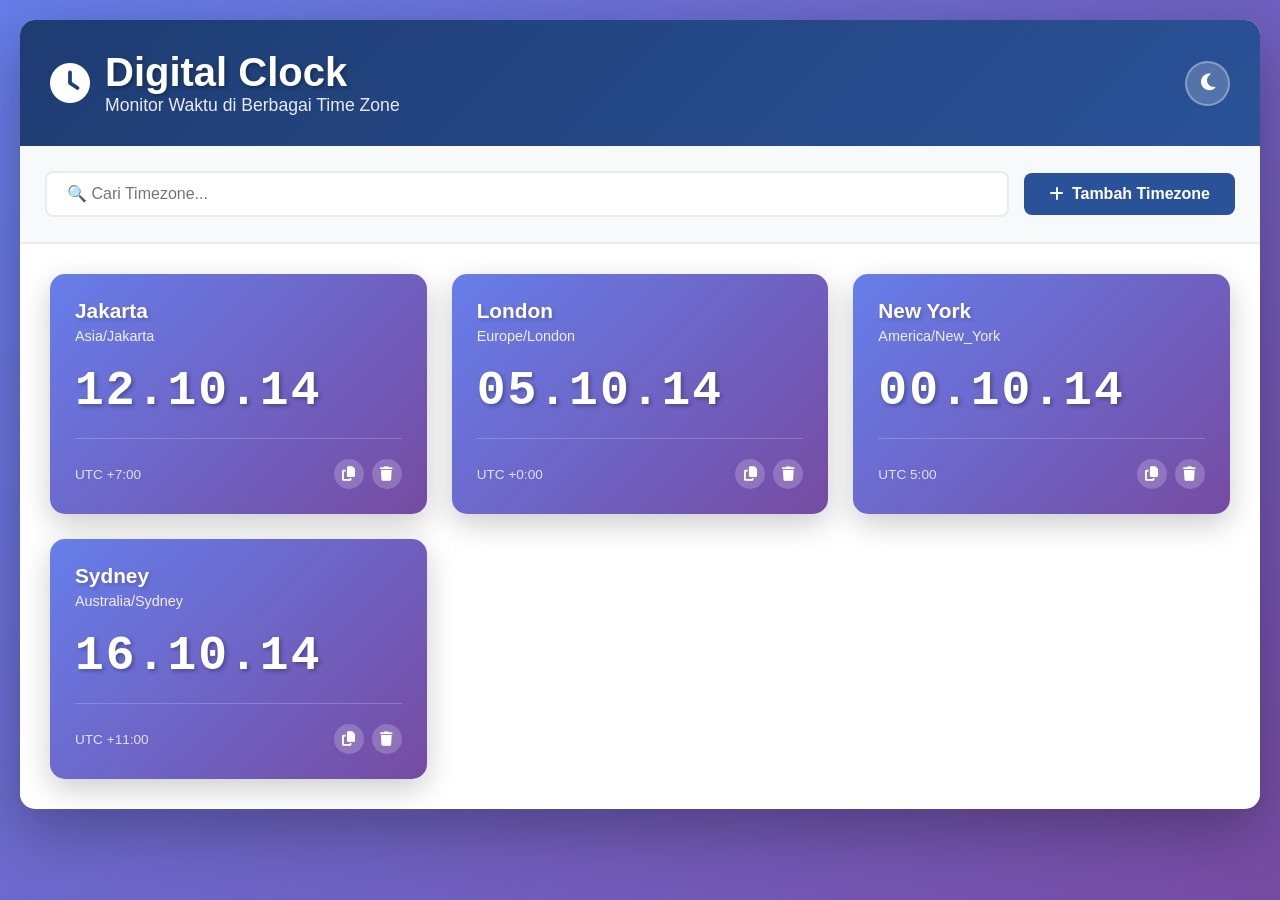
<file: digital-clock/index.html>
<!DOCTYPE html>
<html lang="id">
<head>
    <meta charset="UTF-8">
    <meta name="viewport" content="width=device-width, initial-scale=1.0">
    <meta name="description" content="Digital Clock - Monitor waktu di berbagai time zone dengan antarmuka yang elegan">
    <meta name="theme-color" content="#2a5298">
    <title>Digital Clock - Multi Timezone</title>
    <link rel="stylesheet" href="styles.css">
    <link rel="stylesheet" href="https://cdnjs.cloudflare.com/ajax/libs/font-awesome/6.4.0/css/all.min.css" integrity="sha512-/slR4lqWfRIl2zHc8Q/M2bj3UKqpXVphCxHdFpaPAGTx5mxpNvZ1JGFXkNP8eIIbRm6vZA3fJqvBQfTvdYiYLw==" crossorigin="anonymous" referrerpolicy="no-referrer">
</head>
<body>
    <div class="container">
        <header class="header">
            <div class="header-content">
                <div class="logo-section">
                    <i class="fas fa-clock" aria-hidden="true"></i>
                    <div>
                        <h1>Digital Clock</h1>
                        <p>Monitor Waktu di Berbagai Time Zone</p>
                    </div>
                </div>
                <div class="header-actions">
                    <button id="darkModeBtn" class="btn-icon" title="Toggle Dark Mode" aria-label="Toggle Dark Mode">
                        <i class="fas fa-moon" aria-hidden="true"></i>
                    </button>
                </div>
            </div>
        </header>

        <section class="controls-section">
            <div class="controls">
                <input type="text" id="searchTimezone" placeholder="🔍 Cari Timezone..." class="search-input" aria-label="Search timezones">
                <button id="addTimezoneBtn" class="btn-primary" aria-label="Add new timezone">
                    <i class="fas fa-plus" aria-hidden="true"></i> Tambah Timezone
                </button>
            </div>
        </section>

        <section class="clocks-container" id="clocksContainer" aria-live="polite" aria-label="Timezone clocks"></section>

        <div id="addTimezoneModal" class="modal" role="dialog" aria-labelledby="modalTitle">
            <div class="modal-content">
                <div class="modal-header">
                    <h2 id="modalTitle">Tambah Timezone</h2>
                    <button class="modal-close" aria-label="Close modal">&times;</button>
                </div>
                <div class="modal-body">
                    <input type="text" id="timezoneSearch" placeholder="Cari timezone..." class="search-input" aria-label="Search for timezone to add" style="margin-bottom: 15px;">
                    <div id="timezoneList" class="timezone-list" role="listbox"></div>
                </div>
            </div>
        </div>
    </div>

    <div id="toast" class="toast" role="status" aria-live="assertive" aria-atomic="true"></div>

    <script src="timezones.js" defer></script>
    <script src="app.js" defer></script>
</body>
</html>
</file>
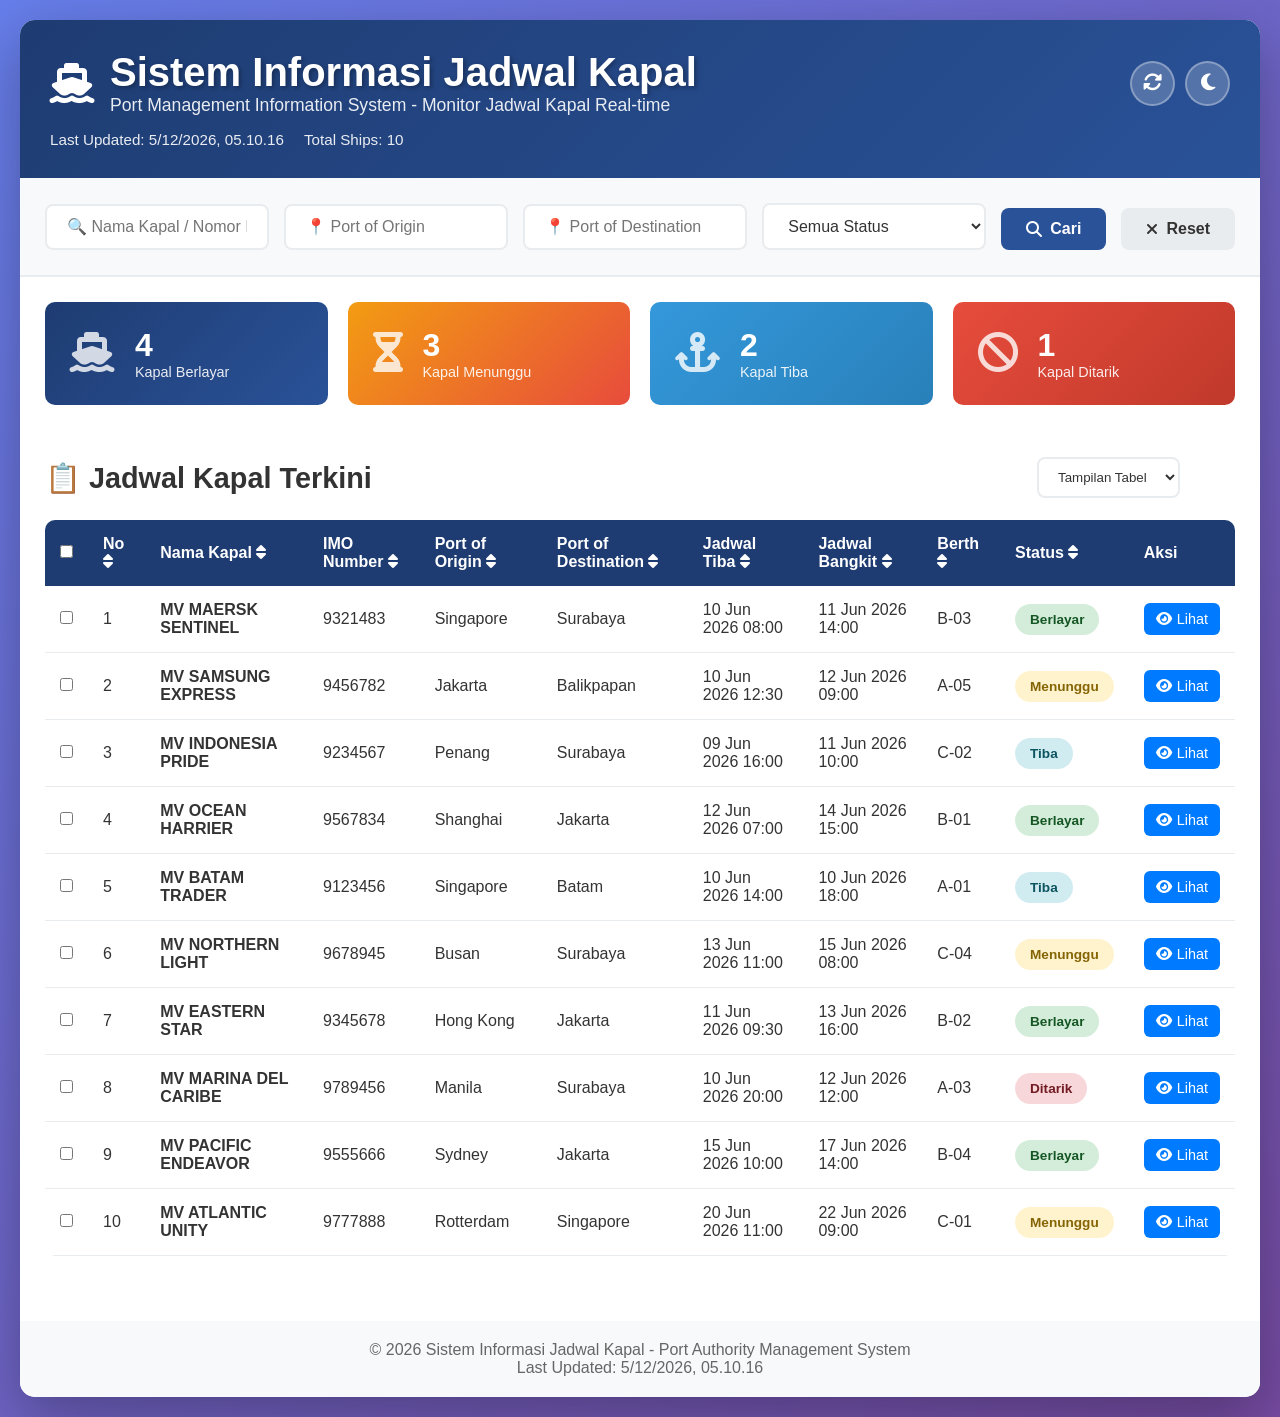
<file: ship-schedule/index.html>
<!DOCTYPE html>
<html lang="id">
<head>
    <meta charset="UTF-8">
    <meta name="viewport" content="width=device-width, initial-scale=1.0">
    <meta name="description" content="Sistem Informasi Jadwal Kapal - Monitor jadwal kapal real-time di pelabuhan">
    <meta name="theme-color" content="#2a5298">
    <title>Sistem Informasi Jadwal Kapal</title>
    <link rel="stylesheet" href="styles.css">
    <link rel="stylesheet" href="https://cdnjs.cloudflare.com/ajax/libs/font-awesome/6.4.0/css/all.min.css" integrity="sha512-/slR4lqWfRIl2zHc8Q/M2bj3UKqpXVphCxHdFpaPAGTx5mxpNvZ1JGFXkNP8eIIbRm6vZA3fJqvBQfTvdYiYLw==" crossorigin="anonymous" referrerpolicy="no-referrer">
</head>
<body>
    <div class="container">
        <header class="header">
            <div class="header-content">
                <div class="logo-section">
                    <i class="fas fa-ship" aria-hidden="true"></i>
                    <div>
                        <h1>Sistem Informasi Jadwal Kapal</h1>
                        <p>Port Management Information System - Monitor Jadwal Kapal Real-time</p>
                    </div>
                </div>
                <div class="header-actions">
                    <button id="refreshBtn" class="btn-icon" title="Refresh Data" aria-label="Refresh ship data">
                        <i class="fas fa-sync-alt" aria-hidden="true"></i>
                    </button>
                    <button id="darkModeBtn" class="btn-icon" title="Toggle Dark Mode" aria-label="Toggle Dark Mode">
                        <i class="fas fa-moon" aria-hidden="true"></i>
                    </button>
                </div>
            </div>
            <div class="status-bar">
                <span id="lastUpdate" role="status">Last Updated: --</span>
                <span id="totalShips" role="status">Total Ships: 0</span>
            </div>
        </header>

        <section class="search-section">
            <form class="search-form" id="searchForm">
                <div class="search-group">
                    <input type="text" id="shipName" placeholder="🔍 Nama Kapal / Nomor IMO" class="search-input" aria-label="Search by ship name or IMO number">
                </div>
                <div class="search-group">
                    <input type="text" id="origin" placeholder="📍 Port of Origin" class="search-input" aria-label="Filter by port of origin">
                </div>
                <div class="search-group">
                    <input type="text" id="destination" placeholder="📍 Port of Destination" class="search-input" aria-label="Filter by port of destination">
                </div>
                <div class="search-group">
                    <select id="status" class="search-input" aria-label="Filter by ship status">
                        <option value="">Semua Status</option>
                        <option value="berlayar">Berlayar</option>
                        <option value="menunggu">Menunggu</option>
                        <option value="tiba">Tiba</option>
                        <option value="ditarik">Ditarik</option>
                    </select>
                </div>
                <button type="submit" class="btn-primary" aria-label="Search ships">
                    <i class="fas fa-search" aria-hidden="true"></i> Cari
                </button>
                <button type="reset" class="btn-secondary" aria-label="Reset search filters">
                    <i class="fas fa-times" aria-hidden="true"></i> Reset
                </button>
            </form>
        </section>

        <section class="stats-section" id="statsSection" aria-label="Ship statistics">
            <div class="stat-card berlayar-card">
                <div class="stat-icon"><i class="fas fa-ship" aria-hidden="true"></i></div>
                <div class="stat-content">
                    <h3 id="stat-berlayar">0</h3>
                    <p>Kapal Berlayar</p>
                </div>
            </div>
            <div class="stat-card menunggu-card">
                <div class="stat-icon"><i class="fas fa-hourglass-half" aria-hidden="true"></i></div>
                <div class="stat-content">
                    <h3 id="stat-menunggu">0</h3>
                    <p>Kapal Menunggu</p>
                </div>
            </div>
            <div class="stat-card tiba-card">
                <div class="stat-icon"><i class="fas fa-anchor" aria-hidden="true"></i></div>
                <div class="stat-content">
                    <h3 id="stat-tiba">0</h3>
                    <p>Kapal Tiba</p>
                </div>
            </div>
            <div class="stat-card ditarik-card">
                <div class="stat-icon"><i class="fas fa-ban" aria-hidden="true"></i></div>
                <div class="stat-content">
                    <h3 id="stat-ditarik">0</h3>
                    <p>Kapal Ditarik</p>
                </div>
            </div>
        </section>

        <section class="table-section">
            <div class="table-header">
                <h2>📋 Jadwal Kapal Terkini</h2>
                <div class="table-controls">
                    <label for="viewMode" class="sr-only">Select view mode</label>
                    <select id="viewMode" class="view-toggle" aria-label="Choose table or card view">
                        <option value="table">Tampilan Tabel</option>
                        <option value="card">Tampilan Kartu</option>
                    </select>
                    <button id="exportBtn" class="btn-icon" title="Export to CSV" aria-label="Export ship data to CSV">
                        <i class="fas fa-download" aria-hidden="true"></i>
                    </button>
                </div>
            </div>

            <div id="tableView" class="table-view active">
                <div class="table-responsive">
                    <table class="schedule-table" id="scheduleTable" aria-label="Ship schedule table">
                        <thead>
                            <tr>
                                <th><input type="checkbox" id="selectAll" title="Select All" aria-label="Select all ships"></th>
                                <th scope="col" onclick="sortTable('no')" role="button" tabindex="0">No <i class="fas fa-sort" aria-hidden="true"></i></th>
                                <th scope="col" onclick="sortTable('nama')" role="button" tabindex="0">Nama Kapal <i class="fas fa-sort" aria-hidden="true"></i></th>
                                <th scope="col" onclick="sortTable('imo')" role="button" tabindex="0">IMO Number <i class="fas fa-sort" aria-hidden="true"></i></th>
                                <th scope="col" onclick="sortTable('origin')" role="button" tabindex="0">Port of Origin <i class="fas fa-sort" aria-hidden="true"></i></th>
                                <th scope="col" onclick="sortTable('destination')" role="button" tabindex="0">Port of Destination <i class="fas fa-sort" aria-hidden="true"></i></th>
                                <th scope="col" onclick="sortTable('tiba')" role="button" tabindex="0">Jadwal Tiba <i class="fas fa-sort" aria-hidden="true"></i></th>
                                <th scope="col" onclick="sortTable('bangkit')" role="button" tabindex="0">Jadwal Bangkit <i class="fas fa-sort" aria-hidden="true"></i></th>
                                <th scope="col" onclick="sortTable('berth')" role="button" tabindex="0">Berth <i class="fas fa-sort" aria-hidden="true"></i></th>
                                <th scope="col" onclick="sortTable('status')" role="button" tabindex="0">Status <i class="fas fa-sort" aria-hidden="true"></i></th>
                                <th scope="col">Aksi</th>
                            </tr>
                        </thead>
                        <tbody id="tableBody"></tbody>
                    </table>
                </div>
                <div id="noResults" class="no-results" style="display: none;" role="alert">
                    <i class="fas fa-search" aria-hidden="true"></i>
                    <p>Tidak ada data kapal yang sesuai dengan pencarian</p>
                </div>
            </div>

            <div id="cardView" class="card-view">
                <div id="cardContainer" class="card-container"></div>
            </div>
        </section>

        <nav class="pagination" id="pagination" aria-label="Table pagination"></nav>

        <footer class="footer">
            <p>© 2026 Sistem Informasi Jadwal Kapal - Port Authority Management System</p>
            <p>Last Updated: <span id="footerTime">--</span></p>
        </footer>
    </div>

    <div id="detailModal" class="modal" role="dialog" aria-labelledby="modalTitle">
        <div class="modal-content">
            <div class="modal-header">
                <h2 id="modalTitle">Detail Kapal</h2>
                <button class="modal-close" aria-label="Close modal">&times;</button>
            </div>
            <div id="modalBody" class="modal-body"></div>
            <div class="modal-footer">
                <button class="btn-secondary modal-close">Tutup</button>
            </div>
        </div>
    </div>

    <div id="toast" class="toast" role="status" aria-live="assertive" aria-atomic="true"></div>

    <script src="data.js" defer></script>
    <script src="app.js" defer></script>
</body>
</html>
</file>
<file: digital-clock/styles.css>
* { margin: 0; padding: 0; box-sizing: border-box; }

:root {
    --primary-color: #2a5298;
    --secondary-color: #1e3c72;
    --accent-color: #667eea;
    --light-bg: #f8f9fa;
    --border-color: #e9ecef;
    --text-color: #333;
    --text-light: #666;
    --transition: all 0.3s ease;
}

body.dark-mode {
    --light-bg: #1a1a2e;
    --text-color: #e0e0e0;
    --border-color: #2a2a3e;
}

body {
    font-family: 'Segoe UI', Tahoma, Geneva, Verdana, sans-serif;
    background: linear-gradient(135deg, #667eea 0%, #764ba2 100%);
    min-height: 100vh;
    padding: 20px;
    color: var(--text-color);
}

body.dark-mode { background: linear-gradient(135deg, #0f0f1e 0%, #1a1a3e 100%); }

.container {
    max-width: 1400px;
    margin: 0 auto;
    background: white;
    border-radius: 15px;
    box-shadow: 0 20px 60px rgba(0,0,0,0.3);
    overflow: hidden;
}

body.dark-mode .container { background: #1a1a2e; }

.header {
    background: linear-gradient(135deg, #1e3c72 0%, #2a5298 100%);
    color: white;
    padding: 30px;
}

.header-content {
    display: flex;
    justify-content: space-between;
    align-items: center;
}

.logo-section {
    display: flex;
    align-items: center;
    gap: 15px;
}

.logo-section i {
    font-size: 2.5em;
    animation: float 3s ease-in-out infinite;
}

@keyframes float { 0%, 100% { transform: translateY(0px); } 50% { transform: translateY(-10px); } }

.logo-section h1 { font-size: 2.5em; text-shadow: 2px 2px 4px rgba(0,0,0,0.3); }
.logo-section p { font-size: 1.1em; opacity: 0.9; }

.header-actions { display: flex; gap: 10px; }

.btn-icon {
    width: 45px;
    height: 45px;
    border-radius: 50%;
    background: rgba(255,255,255,0.2);
    color: white;
    border: 2px solid rgba(255,255,255,0.3);
    cursor: pointer;
    font-size: 1.2em;
    display: flex;
    align-items: center;
    justify-content: center;
    transition: var(--transition);
}

.btn-icon:hover { background: rgba(255,255,255,0.3); transform: scale(1.1); }

.controls-section {
    padding: 25px;
    background: var(--light-bg);
    border-bottom: 2px solid var(--border-color);
}

.controls {
    display: flex;
    gap: 15px;
    flex-wrap: wrap;
    align-items: center;
}

.search-input {
    padding: 12px 20px;
    border: 2px solid var(--border-color);
    border-radius: 8px;
    font-size: 1em;
    background: white;
    color: var(--text-color);
    flex: 1;
    min-width: 150px;
}

body.dark-mode .search-input { background: #2a2a3e; color: var(--text-color); }

.btn-primary {
    padding: 12px 25px;
    border: none;
    border-radius: 8px;
    font-size: 1em;
    cursor: pointer;
    display: flex;
    align-items: center;
    gap: 8px;
    font-weight: 600;
    background: var(--primary-color);
    color: white;
    white-space: nowrap;
}

.btn-primary:hover { background: var(--secondary-color); }

.clocks-container {
    display: grid;
    grid-template-columns: repeat(auto-fill, minmax(280px, 1fr));
    gap: 25px;
    padding: 30px;
}

.clock-card {
    background: linear-gradient(135deg, #667eea 0%, #764ba2 100%);
    border-radius: 15px;
    padding: 25px;
    color: white;
    box-shadow: 0 10px 30px rgba(0,0,0,0.2);
    transition: var(--transition);
}

.clock-card:hover { transform: translateY(-10px); }

.clock-card h3 { font-size: 1.3em; margin-bottom: 5px; text-shadow: 2px 2px 4px rgba(0,0,0,0.2); }
.clock-card p { font-size: 0.9em; opacity: 0.9; margin-top: 5px; }

.digital-time {
    font-size: 3em;
    font-weight: bold;
    font-family: 'Courier New', monospace;
    text-shadow: 2px 2px 4px rgba(0,0,0,0.3);
    letter-spacing: 2px;
    margin: 20px 0;
}

.clock-footer {
    margin-top: 20px;
    padding-top: 20px;
    border-top: 1px solid rgba(255,255,255,0.2);
    display: flex;
    justify-content: space-between;
    align-items: center;
}

.offset { font-size: 0.85em; opacity: 0.8; }

.clock-actions { display: flex; gap: 8px; }

.btn-small {
    width: 30px;
    height: 30px;
    border: none;
    border-radius: 50%;
    background: rgba(255,255,255,0.2);
    color: white;
    cursor: pointer;
    font-size: 0.9em;
    display: flex;
    align-items: center;
    justify-content: center;
    transition: var(--transition);
}

.btn-small:hover { background: rgba(255,255,255,0.3); }

.modal {
    display: none;
    position: fixed;
    z-index: 1000;
    left: 0;
    top: 0;
    width: 100%;
    height: 100%;
    background-color: rgba(0,0,0,0.5);
}

.modal.active {
    display: flex;
    align-items: center;
    justify-content: center;
}

.modal-content {
    background-color: white;
    border-radius: 15px;
    max-width: 500px;
    width: 90%;
    max-height: 90vh;
    overflow-y: auto;
}

body.dark-mode .modal-content { background-color: #2a2a3e; }

.modal-header {
    display: flex;
    justify-content: space-between;
    padding: 20px;
    border-bottom: 2px solid var(--border-color);
}

.modal-header h2 { color: var(--primary-color); }

.modal-close {
    background: none;
    border: none;
    font-size: 28px;
    cursor: pointer;
    color: var(--text-light);
}

.modal-body { padding: 20px; }

.timezone-list { display: flex; flex-direction: column; gap: 10px; }

.timezone-item {
    padding: 12px 15px;
    background: var(--light-bg);
    border: 2px solid var(--border-color);
    border-radius: 8px;
    cursor: pointer;
    transition: var(--transition);
    display: flex;
    justify-content: space-between;
    align-items: center;
}

.timezone-item:hover { border-color: var(--accent-color); }

.timezone-info h4 { margin: 0 0 5px 0; }
.timezone-info p { margin: 0; font-size: 0.85em; }

.toast {
    position: fixed;
    bottom: 20px;
    right: 20px;
    padding: 20px 30px;
    background: #28a745;
    color: white;
    border-radius: 8px;
    z-index: 2000;
    display: none;
}

.toast.active { display: block; }
.toast.info { background: #007bff; }

@media (max-width: 768px) {
    .header { padding: 20px; }
    .logo-section { flex-direction: column; text-align: center; }
    .logo-section h1 { font-size: 1.5em; }
    .clocks-container { grid-template-columns: 1fr; }
    .digital-time { font-size: 2em; }
}
</file>
<file: ship-schedule/styles.css>
* {
    margin: 0;
    padding: 0;
    box-sizing: border-box;
}

:root {
    --primary-color: #2a5298;
    --secondary-color: #1e3c72;
    --accent-color: #667eea;
    --danger-color: #dc3545;
    --success-color: #28a745;
    --warning-color: #ffc107;
    --info-color: #007bff;
    --light-bg: #f8f9fa;
    --border-color: #e9ecef;
    --text-color: #333;
    --text-light: #666;
    --transition: all 0.3s ease;
}

body.dark-mode {
    --light-bg: #1a1a2e;
    --text-color: #e0e0e0;
    --text-light: #a0a0a0;
    --border-color: #2a2a3e;
}

body {
    font-family: 'Segoe UI', Tahoma, Geneva, Verdana, sans-serif;
    background: linear-gradient(135deg, #667eea 0%, #764ba2 100%);
    min-height: 100vh;
    padding: 20px;
    color: var(--text-color);
    transition: var(--transition);
}

body.dark-mode {
    background: linear-gradient(135deg, #0f0f1e 0%, #1a1a3e 100%);
}

.container {
    max-width: 1400px;
    margin: 0 auto;
    background: white;
    border-radius: 15px;
    box-shadow: 0 20px 60px rgba(0,0,0,0.3);
    overflow: hidden;
    transition: var(--transition);
}

body.dark-mode .container {
    background: #1a1a2e;
    box-shadow: 0 20px 60px rgba(0,0,0,0.7);
}

.header {
    background: linear-gradient(135deg, #1e3c72 0%, #2a5298 100%);
    color: white;
    padding: 30px;
}

.header-content {
    display: flex;
    justify-content: space-between;
    align-items: center;
    margin-bottom: 15px;
}

.logo-section {
    display: flex;
    align-items: center;
    gap: 15px;
}

.logo-section i {
    font-size: 2.5em;
    animation: float 3s ease-in-out infinite;
}

@keyframes float {
    0%, 100% { transform: translateY(0px); }
    50% { transform: translateY(-10px); }
}

.logo-section h1 {
    font-size: 2.5em;
    text-shadow: 2px 2px 4px rgba(0,0,0,0.3);
}

.logo-section p {
    font-size: 1.1em;
    opacity: 0.9;
}

.header-actions {
    display: flex;
    gap: 10px;
}

.btn-icon {
    width: 45px;
    height: 45px;
    border-radius: 50%;
    background: rgba(255,255,255,0.2);
    color: white;
    border: 2px solid rgba(255,255,255,0.3);
    cursor: pointer;
    font-size: 1.2em;
    transition: var(--transition);
    display: flex;
    align-items: center;
    justify-content: center;
}

.btn-icon:hover {
    background: rgba(255,255,255,0.3);
    transform: scale(1.1);
}

.status-bar {
    display: flex;
    gap: 20px;
    font-size: 0.95em;
    opacity: 0.9;
    flex-wrap: wrap;
}

.search-section {
    padding: 25px;
    background: var(--light-bg);
    border-bottom: 2px solid var(--border-color);
}

.search-form {
    display: flex;
    gap: 15px;
    flex-wrap: wrap;
    align-items: flex-end;
}

.search-group {
    flex: 1;
    min-width: 150px;
}

.search-input {
    width: 100%;
    padding: 12px 20px;
    border: 2px solid var(--border-color);
    border-radius: 8px;
    font-size: 1em;
    background: white;
    color: var(--text-color);
}

body.dark-mode .search-input {
    background: #2a2a3e;
    color: var(--text-color);
    border-color: #3a3a4e;
}

.search-input:focus {
    outline: none;
    border-color: var(--accent-color);
    box-shadow: 0 0 10px rgba(102, 126, 234, 0.2);
}

.btn-primary, .btn-secondary {
    padding: 12px 25px;
    border: none;
    border-radius: 8px;
    font-size: 1em;
    cursor: pointer;
    transition: var(--transition);
    display: flex;
    align-items: center;
    gap: 8px;
    font-weight: 600;
}

.btn-primary {
    background: var(--primary-color);
    color: white;
}

.btn-primary:hover {
    background: var(--secondary-color);
    transform: translateY(-2px);
}

.btn-secondary {
    background: var(--border-color);
    color: var(--text-color);
}

.btn-secondary:hover {
    background: #ddd;
}

.stats-section {
    display: grid;
    grid-template-columns: repeat(auto-fit, minmax(250px, 1fr));
    gap: 20px;
    padding: 25px;
}

.stat-card {
    background: linear-gradient(135deg, #667eea 0%, #764ba2 100%);
    color: white;
    padding: 25px;
    border-radius: 10px;
    display: flex;
    align-items: center;
    gap: 20px;
    cursor: pointer;
    transition: var(--transition);
}

.stat-card:hover {
    transform: translateY(-5px);
}

.stat-card.berlayar-card {
    background: linear-gradient(135deg, #1e3c72 0%, #2a5298 100%);
}

.stat-card.menunggu-card {
    background: linear-gradient(135deg, #f39c12 0%, #e74c3c 100%);
}

.stat-card.tiba-card {
    background: linear-gradient(135deg, #3498db 0%, #2980b9 100%);
}

.stat-card.ditarik-card {
    background: linear-gradient(135deg, #e74c3c 0%, #c0392b 100%);
}

.stat-icon {
    font-size: 2.5em;
    opacity: 0.8;
}

.stat-content h3 {
    font-size: 2em;
}

.stat-content p {
    font-size: 0.9em;
    opacity: 0.9;
}

.table-section {
    padding: 25px;
}

.table-header {
    display: flex;
    justify-content: space-between;
    align-items: center;
    margin-bottom: 20px;
    flex-wrap: wrap;
    gap: 15px;
}

.table-header h2 {
    color: var(--text-color);
    font-size: 1.8em;
}

.table-controls {
    display: flex;
    gap: 10px;
    align-items: center;
}

.view-toggle {
    padding: 10px 15px;
    border: 2px solid var(--border-color);
    border-radius: 8px;
    background: white;
    color: var(--text-color);
    cursor: pointer;
}

body.dark-mode .view-toggle {
    background: #2a2a3e;
    color: var(--text-color);
}

.table-responsive {
    overflow-x: auto;
    border-radius: 10px;
    margin-bottom: 20px;
}

.schedule-table {
    width: 100%;
    border-collapse: collapse;
    background: white;
}

body.dark-mode .schedule-table {
    background: #2a2a3e;
}

.schedule-table th {
    background: var(--secondary-color);
    color: white;
    padding: 15px;
    text-align: left;
    cursor: pointer;
}

.schedule-table td {
    padding: 15px;
    border-bottom: 1px solid var(--border-color);
    color: var(--text-color);
}

.schedule-table tbody tr:hover {
    background: var(--light-bg);
}

.status {
    padding: 8px 15px;
    border-radius: 20px;
    font-size: 0.85em;
    font-weight: 600;
    display: inline-block;
}

.status.berlayar {
    background: #d4edda;
    color: #155724;
}

.status.menunggu {
    background: #fff3cd;
    color: #856404;
}

.status.tiba {
    background: #d1ecf1;
    color: #0c5460;
}

.status.ditarik {
    background: #f8d7da;
    color: #721c24;
}

.card-view {
    display: none;
}

.card-view.active {
    display: block;
}

.card-container {
    display: grid;
    grid-template-columns: repeat(auto-fill, minmax(300px, 1fr));
    gap: 20px;
}

.ship-card {
    background: white;
    border-radius: 10px;
    padding: 20px;
    box-shadow: 0 5px 15px rgba(0,0,0,0.1);
    border-left: 5px solid var(--primary-color);
}

body.dark-mode .ship-card {
    background: #2a2a3e;
}

.ship-card:hover {
    transform: translateY(-5px);
}

.ship-card h3 {
    color: var(--primary-color);
    margin-bottom: 10px;
}

.ship-card p {
    margin: 8px 0;
    color: var(--text-light);
}

.action-buttons {
    display: flex;
    gap: 8px;
    flex-wrap: wrap;
}

.btn-action {
    padding: 8px 12px;
    border: none;
    border-radius: 6px;
    cursor: pointer;
    font-size: 0.9em;
    transition: var(--transition);
    display: flex;
    align-items: center;
    gap: 5px;
}

.btn-view {
    background: var(--info-color);
    color: white;
}

.btn-view:hover {
    background: #0056b3;
}

.modal {
    display: none;
    position: fixed;
    z-index: 1000;
    left: 0;
    top: 0;
    width: 100%;
    height: 100%;
    background-color: rgba(0,0,0,0.5);
}

.modal.active {
    display: flex;
    align-items: center;
    justify-content: center;
}

.modal-content {
    background-color: white;
    border-radius: 15px;
    max-width: 600px;
    width: 90%;
    max-height: 90vh;
    overflow-y: auto;
}

body.dark-mode .modal-content {
    background-color: #2a2a3e;
}

.modal-header {
    display: flex;
    justify-content: space-between;
    padding: 20px;
    border-bottom: 2px solid var(--border-color);
}

.modal-header h2 {
    color: var(--primary-color);
}

.modal-close {
    background: none;
    border: none;
    font-size: 28px;
    cursor: pointer;
    color: var(--text-light);
}

.modal-body {
    padding: 20px;
}

.modal-footer {
    padding: 20px;
    border-top: 2px solid var(--border-color);
    display: flex;
    gap: 10px;
    justify-content: flex-end;
}

.pagination {
    display: flex;
    justify-content: center;
    gap: 10px;
    margin-top: 20px;
    flex-wrap: wrap;
}

.pagination button {
    padding: 10px 15px;
    border: 2px solid var(--border-color);
    background: white;
    color: var(--text-color);
    border-radius: 6px;
    cursor: pointer;
    font-weight: 600;
}

.pagination button:hover {
    background: var(--primary-color);
    color: white;
}

.pagination button.active {
    background: var(--primary-color);
    color: white;
}

.toast {
    position: fixed;
    bottom: 20px;
    right: 20px;
    padding: 20px 30px;
    background: #28a745;
    color: white;
    border-radius: 8px;
    z-index: 2000;
    display: none;
}

.toast.active {
    display: block;
}

.toast.info {
    background: #007bff;
}

.no-results {
    text-align: center;
    padding: 50px 20px;
    color: var(--text-light);
}

.footer {
    background: var(--light-bg);
    padding: 20px;
    text-align: center;
    color: var(--text-light);
}

@media (max-width: 768px) {
    .logo-section {
        flex-direction: column;
    }

    .header-content {
        flex-direction: column;
    }

    .search-form {
        flex-direction: column;
    }

    .stats-section {
        grid-template-columns: 1fr;
    }

    .schedule-table {
        font-size: 0.85em;
    }
}
</file>
